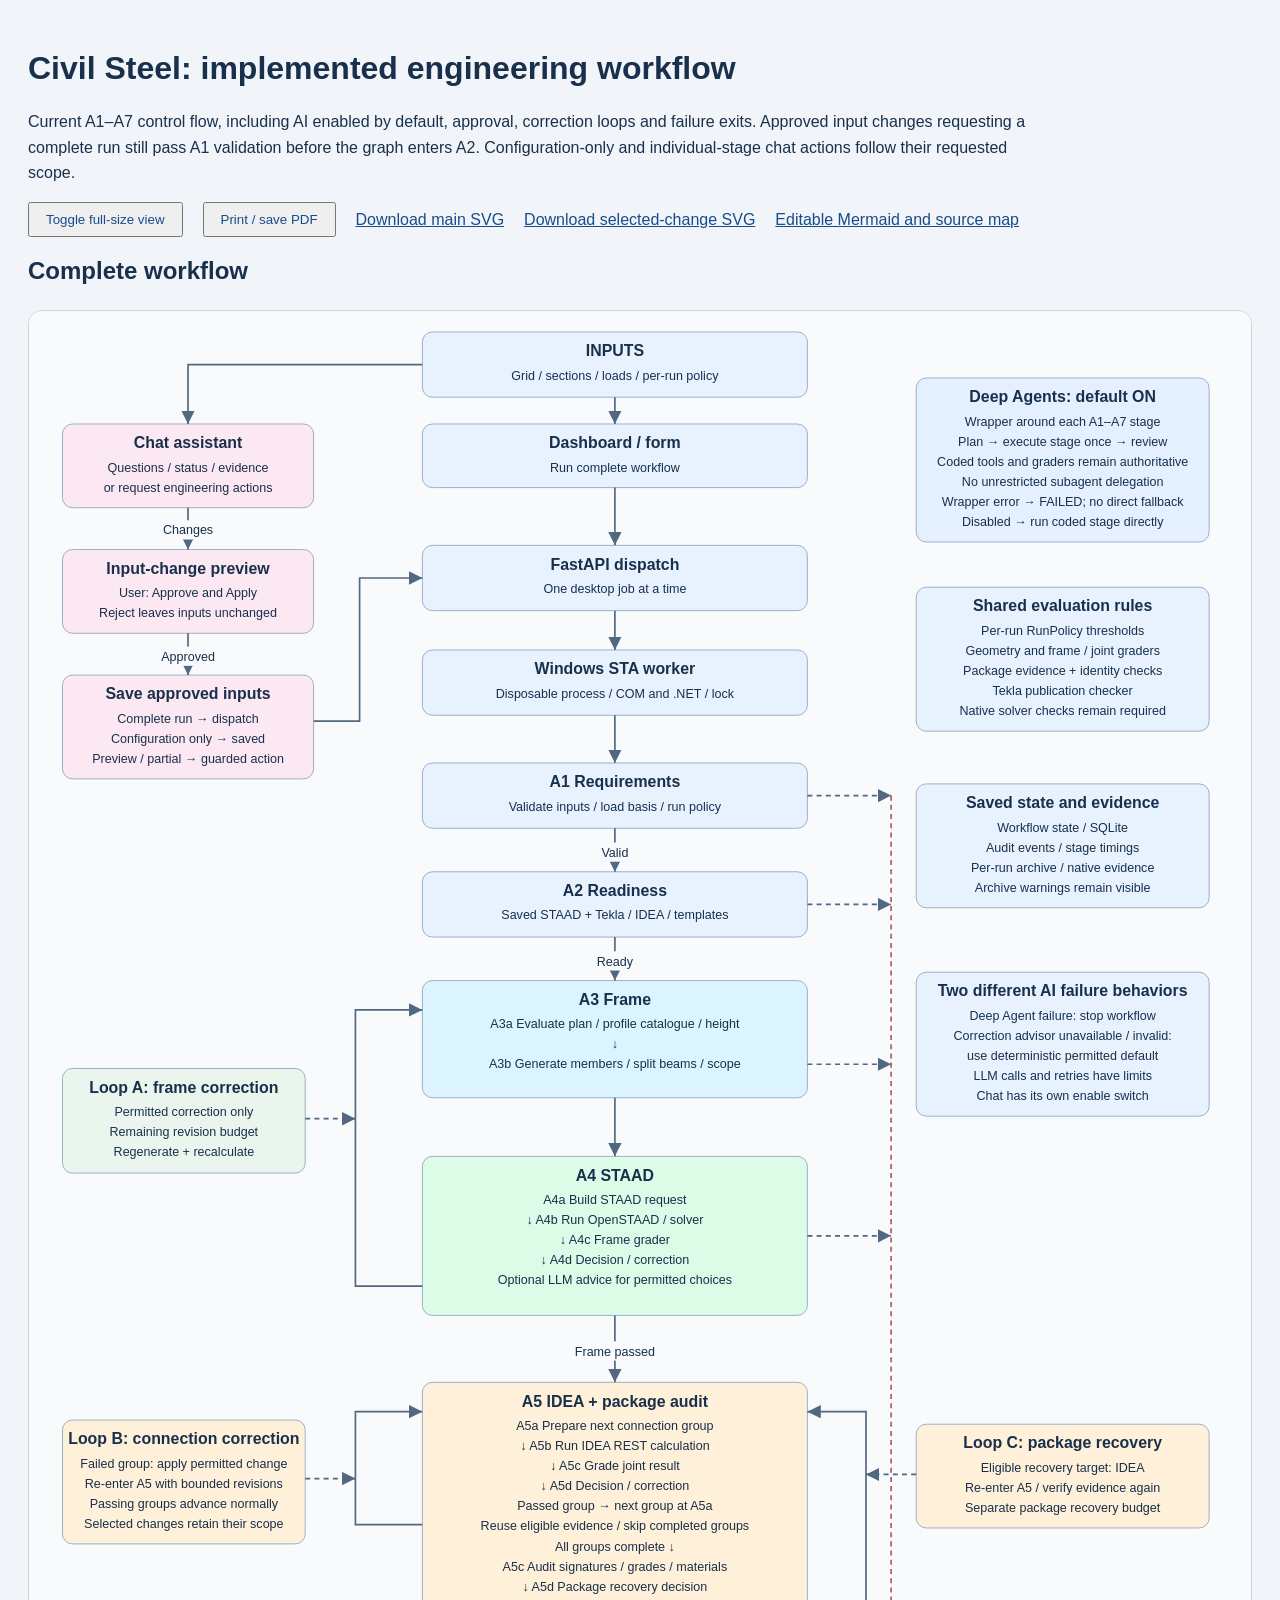
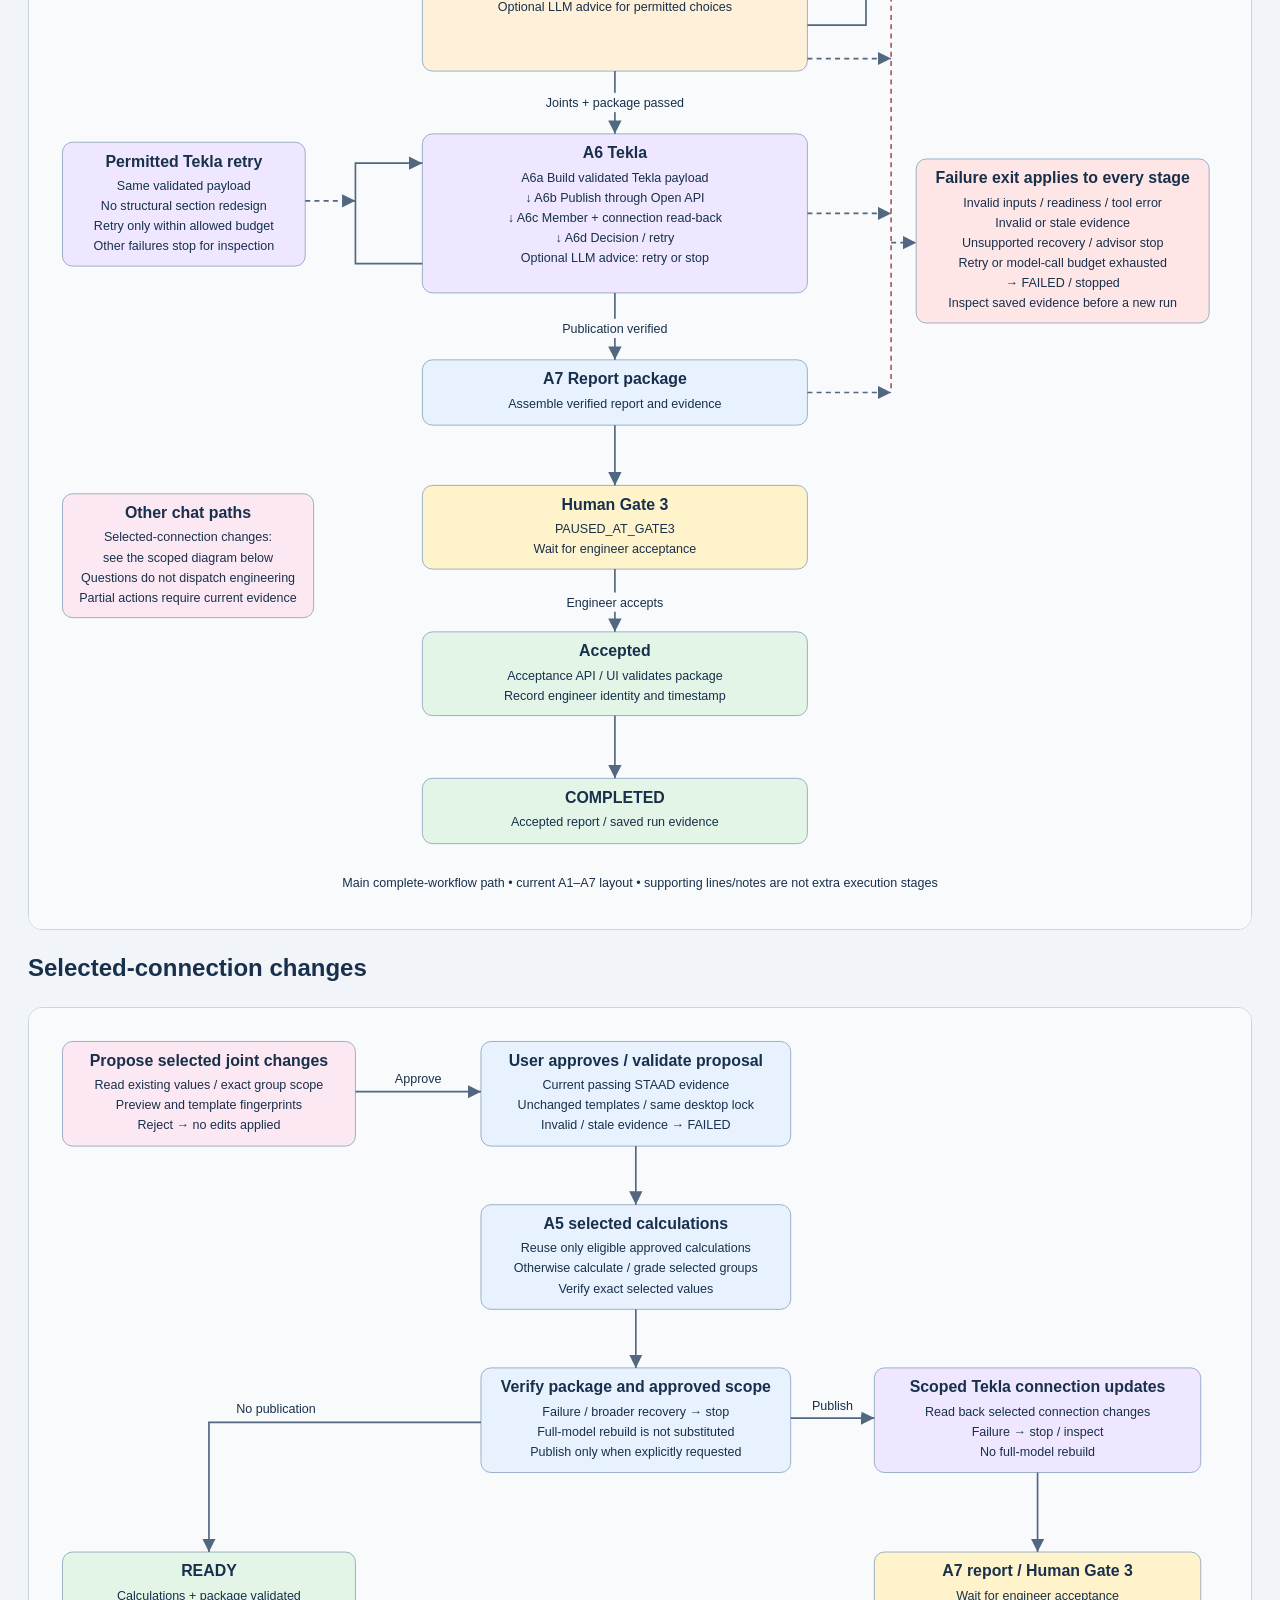
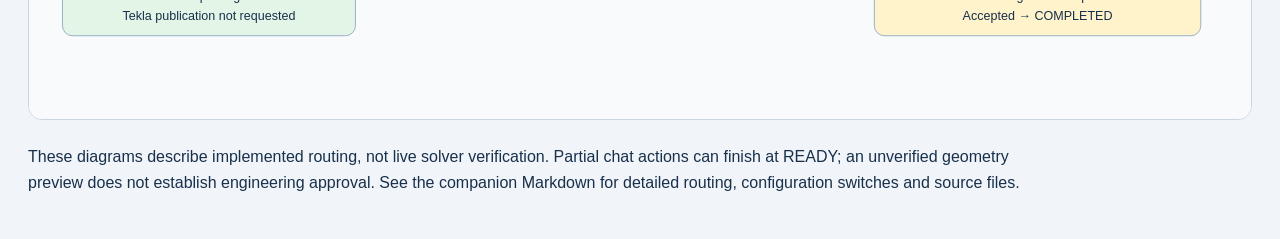
<file: docs/workflow_diagram.html>
<!doctype html><html lang="en"><meta charset="utf-8"><meta name="viewport" content="width=device-width,initial-scale=1">
<title>Civil Steel — implemented workflow</title><style>
body{margin:0;background:#f1f5f9;color:#18304b;font:16px/1.6 "Segoe UI",Arial,sans-serif}main{max-width:1460px;margin:auto;padding:28px}h1,h2{line-height:1.2}p{max-width:1000px}.sheet{background:white;border:1px solid #cbd5e1;border-radius:14px;overflow:auto;margin:24px 0}.sheet svg{display:block;width:100%;height:auto;min-width:820px}button,a{color:#174c8c}button{padding:8px 16px;cursor:pointer}body.zoom .sheet svg{width:1460px}nav{display:flex;gap:20px;align-items:center;flex-wrap:wrap}@media print{nav{display:none}main{padding:0}.sheet{overflow:visible;break-before:page}.sheet svg{min-width:0;width:100%}body{background:white}}
</style><main><h1>Civil Steel: implemented engineering workflow</h1>
<p>Current A1–A7 control flow, including AI enabled by default, approval, correction loops and failure exits. Approved input changes requesting a complete run still pass A1 validation before the graph enters A2. Configuration-only and individual-stage chat actions follow their requested scope.</p>
<nav><button onclick="document.body.classList.toggle('zoom')">Toggle full-size view</button><button onclick="window.print()">Print / save PDF</button><a href="workflow_diagram.svg" download>Download main SVG</a><a href="selected_connection_workflow.svg" download>Download selected-change SVG</a><a href="workflow_diagram.md">Editable Mermaid and source map</a></nav>
<h2>Complete workflow</h2><div class="sheet"><svg xmlns="http://www.w3.org/2000/svg" viewBox="0 0 1460 2650" role="img" aria-label="Civil Steel complete workflow, approval and bounded recovery">
<defs><marker id="arrow" markerWidth="9" markerHeight="9" refX="8" refY="4" orient="auto"><path d="M0 0L8 4L0 8" fill="#526780"/></marker></defs>
<style>text{font-family:Segoe UI,Arial,sans-serif;fill:#18304b} .edge{fill:none;stroke:#526780;stroke-width:2;marker-end:url(#arrow)} .note{font-size:15px} .label{font-size:19px;font-weight:600}</style>
<rect width="1460" height="2650" fill="#f8fafc"/>
<rect x="470" y="25" width="460" height="78" rx="12" fill="#e8f2ff" stroke="#8ba3bc"/>
<text x="700.0" y="54" text-anchor="middle" class="label">INPUTS</text>
<text x="700.0" y="82" text-anchor="middle" class="note">Grid / sections / loads / per-run policy</text>
<rect x="470" y="135" width="460" height="76" rx="12" fill="#e8f2ff" stroke="#8ba3bc"/>
<text x="700.0" y="164" text-anchor="middle" class="label">Dashboard / form</text>
<text x="700.0" y="192" text-anchor="middle" class="note">Run complete workflow</text>
<rect x="40" y="135" width="300" height="100" rx="12" fill="#fce8f2" stroke="#8ba3bc"/>
<text x="190.0" y="164" text-anchor="middle" class="label">Chat assistant</text>
<text x="190.0" y="192" text-anchor="middle" class="note">Questions / status / evidence</text>
<text x="190.0" y="216" text-anchor="middle" class="note">or request engineering actions</text>
<rect x="40" y="285" width="300" height="100" rx="12" fill="#fce8f2" stroke="#8ba3bc"/>
<text x="190.0" y="314" text-anchor="middle" class="label">Input-change preview</text>
<text x="190.0" y="342" text-anchor="middle" class="note">User: Approve and Apply</text>
<text x="190.0" y="366" text-anchor="middle" class="note">Reject leaves inputs unchanged</text>
<rect x="40" y="435" width="300" height="124" rx="12" fill="#fce8f2" stroke="#8ba3bc"/>
<text x="190.0" y="464" text-anchor="middle" class="label">Save approved inputs</text>
<text x="190.0" y="492" text-anchor="middle" class="note">Complete run → dispatch</text>
<text x="190.0" y="516" text-anchor="middle" class="note">Configuration only → saved</text>
<text x="190.0" y="540" text-anchor="middle" class="note">Preview / partial → guarded action</text>
<polyline points="470,64 190,64 190,135" class="edge"/>
<polyline points="190,235 190,285" class="edge"/>
<rect x="155.4" y="250" width="69.19999999999999" height="23" fill="#f8fafc"/>
<text x="190" y="267" text-anchor="middle" class="note">Changes</text>
<polyline points="190,385 190,435" class="edge"/>
<rect x="151.6" y="401" width="76.8" height="23" fill="#f8fafc"/>
<text x="190" y="418" text-anchor="middle" class="note">Approved</text>
<rect x="470" y="280" width="460" height="78" rx="12" fill="#e8f2ff" stroke="#8ba3bc"/>
<text x="700.0" y="309" text-anchor="middle" class="label">FastAPI dispatch</text>
<text x="700.0" y="337" text-anchor="middle" class="note">One desktop job at a time</text>
<polyline points="340,490 395,490 395,319 470,319" class="edge"/>
<rect x="470" y="405" width="460" height="78" rx="12" fill="#e8f2ff" stroke="#8ba3bc"/>
<text x="700.0" y="434" text-anchor="middle" class="label">Windows STA worker</text>
<text x="700.0" y="462" text-anchor="middle" class="note">Disposable process / COM and .NET / lock</text>
<polyline points="700,103 700,135" class="edge"/>
<polyline points="700,211 700,280" class="edge"/>
<polyline points="700,358 700,405" class="edge"/>
<polyline points="700,483 700,540" class="edge"/>
<rect x="470" y="540" width="460" height="78" rx="12" fill="#e8f2ff" stroke="#8ba3bc"/>
<text x="700.0" y="569" text-anchor="middle" class="label">A1 Requirements</text>
<text x="700.0" y="597" text-anchor="middle" class="note">Validate inputs / load basis / run policy</text>
<rect x="470" y="670" width="460" height="78" rx="12" fill="#e8f2ff" stroke="#8ba3bc"/>
<text x="700.0" y="699" text-anchor="middle" class="label">A2 Readiness</text>
<text x="700.0" y="727" text-anchor="middle" class="note">Saved STAAD + Tekla / IDEA / templates</text>
<polyline points="700,618 700,670" class="edge"/>
<rect x="673.0" y="635" width="54.0" height="23" fill="#f8fafc"/>
<text x="700" y="652" text-anchor="middle" class="note">Valid</text>
<rect x="470" y="800" width="460" height="140" rx="12" fill="#dcf4ff" stroke="#8ba3bc"/>
<text x="700.0" y="829" text-anchor="middle" class="label">A3 Frame</text>
<text x="700.0" y="857" text-anchor="middle" class="note">A3a Evaluate plan / profile catalogue / height</text>
<text x="700.0" y="881" text-anchor="middle" class="note">↓</text>
<text x="700.0" y="905" text-anchor="middle" class="note">A3b Generate members / split beams / scope</text>
<polyline points="700,748 700,800" class="edge"/>
<rect x="673.0" y="765" width="54.0" height="23" fill="#f8fafc"/>
<text x="700" y="782" text-anchor="middle" class="note">Ready</text>
<rect x="470" y="1010" width="460" height="190" rx="12" fill="#dcfce8" stroke="#8ba3bc"/>
<text x="700.0" y="1039" text-anchor="middle" class="label">A4 STAAD</text>
<text x="700.0" y="1067" text-anchor="middle" class="note">A4a Build STAAD request</text>
<text x="700.0" y="1091" text-anchor="middle" class="note">↓ A4b Run OpenSTAAD / solver</text>
<text x="700.0" y="1115" text-anchor="middle" class="note">↓ A4c Frame grader</text>
<text x="700.0" y="1139" text-anchor="middle" class="note">↓ A4d Decision / correction</text>
<text x="700.0" y="1163" text-anchor="middle" class="note">Optional LLM advice for permitted choices</text>
<polyline points="700,940 700,1010" class="edge"/>
<polyline points="470,1165 390,1165 390,835 470,835" class="edge"/>
<rect x="40" y="905" width="290" height="125" rx="12" fill="#eaf6ed" stroke="#8ba3bc"/>
<text x="185.0" y="934" text-anchor="middle" class="label">Loop A: frame correction</text>
<text x="185.0" y="962" text-anchor="middle" class="note">Permitted correction only</text>
<text x="185.0" y="986" text-anchor="middle" class="note">Remaining revision budget</text>
<text x="185.0" y="1010" text-anchor="middle" class="note">Regenerate + recalculate</text>
<polyline points="330,965 390,965" class="edge" stroke-dasharray="6 5"/>
<rect x="470" y="1280" width="460" height="345" rx="12" fill="#fff0d9" stroke="#8ba3bc"/>
<text x="700.0" y="1309" text-anchor="middle" class="label">A5 IDEA + package audit</text>
<text x="700.0" y="1337" text-anchor="middle" class="note">A5a Prepare next connection group</text>
<text x="700.0" y="1361" text-anchor="middle" class="note">↓ A5b Run IDEA REST calculation</text>
<text x="700.0" y="1385" text-anchor="middle" class="note">↓ A5c Grade joint result</text>
<text x="700.0" y="1409" text-anchor="middle" class="note">↓ A5d Decision / correction</text>
<text x="700.0" y="1433" text-anchor="middle" class="note">Passed group → next group at A5a</text>
<text x="700.0" y="1457" text-anchor="middle" class="note">Reuse eligible evidence / skip completed groups</text>
<text x="700.0" y="1481" text-anchor="middle" class="note">All groups complete ↓</text>
<text x="700.0" y="1505" text-anchor="middle" class="note">A5c Audit signatures / grades / materials</text>
<text x="700.0" y="1529" text-anchor="middle" class="note">↓ A5d Package recovery decision</text>
<text x="700.0" y="1553" text-anchor="middle" class="note">Optional LLM advice for permitted choices</text>
<polyline points="700,1200 700,1280" class="edge"/>
<rect x="646.4" y="1231" width="107.19999999999999" height="23" fill="#f8fafc"/>
<text x="700" y="1248" text-anchor="middle" class="note">Frame passed</text>
<polyline points="470,1450 390,1450 390,1315 470,1315" class="edge"/>
<rect x="40" y="1325" width="290" height="148" rx="12" fill="#fff0d9" stroke="#8ba3bc"/>
<text x="185.0" y="1354" text-anchor="middle" class="label">Loop B: connection correction</text>
<text x="185.0" y="1382" text-anchor="middle" class="note">Failed group: apply permitted change</text>
<text x="185.0" y="1406" text-anchor="middle" class="note">Re-enter A5 with bounded revisions</text>
<text x="185.0" y="1430" text-anchor="middle" class="note">Passing groups advance normally</text>
<text x="185.0" y="1454" text-anchor="middle" class="note">Selected changes retain their scope</text>
<polyline points="330,1395 390,1395" class="edge" stroke-dasharray="6 5"/>
<polyline points="930,1570 1000,1570 1000,1315 930,1315" class="edge"/>
<rect x="1060" y="1330" width="350" height="124" rx="12" fill="#fff0d9" stroke="#8ba3bc"/>
<text x="1235.0" y="1359" text-anchor="middle" class="label">Loop C: package recovery</text>
<text x="1235.0" y="1387" text-anchor="middle" class="note">Eligible recovery target: IDEA</text>
<text x="1235.0" y="1411" text-anchor="middle" class="note">Re-enter A5 / verify evidence again</text>
<text x="1235.0" y="1435" text-anchor="middle" class="note">Separate package recovery budget</text>
<polyline points="1060,1390 1000,1390" class="edge" stroke-dasharray="6 5"/>
<rect x="470" y="1700" width="460" height="190" rx="12" fill="#eee7ff" stroke="#8ba3bc"/>
<text x="700.0" y="1729" text-anchor="middle" class="label">A6 Tekla</text>
<text x="700.0" y="1757" text-anchor="middle" class="note">A6a Build validated Tekla payload</text>
<text x="700.0" y="1781" text-anchor="middle" class="note">↓ A6b Publish through Open API</text>
<text x="700.0" y="1805" text-anchor="middle" class="note">↓ A6c Member + connection read-back</text>
<text x="700.0" y="1829" text-anchor="middle" class="note">↓ A6d Decision / retry</text>
<text x="700.0" y="1853" text-anchor="middle" class="note">Optional LLM advice: retry or stop</text>
<polyline points="700,1625 700,1700" class="edge"/>
<rect x="604.6" y="1651" width="190.79999999999998" height="23" fill="#f8fafc"/>
<text x="700" y="1668" text-anchor="middle" class="note">Joints + package passed</text>
<polyline points="470,1855 390,1855 390,1735 470,1735" class="edge"/>
<rect x="40" y="1710" width="290" height="148" rx="12" fill="#eee7ff" stroke="#8ba3bc"/>
<text x="185.0" y="1739" text-anchor="middle" class="label">Permitted Tekla retry</text>
<text x="185.0" y="1767" text-anchor="middle" class="note">Same validated payload</text>
<text x="185.0" y="1791" text-anchor="middle" class="note">No structural section redesign</text>
<text x="185.0" y="1815" text-anchor="middle" class="note">Retry only within allowed budget</text>
<text x="185.0" y="1839" text-anchor="middle" class="note">Other failures stop for inspection</text>
<polyline points="330,1780 390,1780" class="edge" stroke-dasharray="6 5"/>
<rect x="470" y="1970" width="460" height="78" rx="12" fill="#e8f2ff" stroke="#8ba3bc"/>
<text x="700.0" y="1999" text-anchor="middle" class="label">A7 Report package</text>
<text x="700.0" y="2027" text-anchor="middle" class="note">Assemble verified report and evidence</text>
<polyline points="700,1890 700,1970" class="edge"/>
<rect x="616.0" y="1921" width="168.0" height="23" fill="#f8fafc"/>
<text x="700" y="1938" text-anchor="middle" class="note">Publication verified</text>
<rect x="470" y="2120" width="460" height="100" rx="12" fill="#fff3cc" stroke="#8ba3bc"/>
<text x="700.0" y="2149" text-anchor="middle" class="label">Human Gate 3</text>
<text x="700.0" y="2177" text-anchor="middle" class="note">PAUSED_AT_GATE3</text>
<text x="700.0" y="2201" text-anchor="middle" class="note">Wait for engineer acceptance</text>
<polyline points="700,2048 700,2120" class="edge"/>
<rect x="470" y="2295" width="460" height="100" rx="12" fill="#e3f5e7" stroke="#8ba3bc"/>
<text x="700.0" y="2324" text-anchor="middle" class="label">Accepted</text>
<text x="700.0" y="2352" text-anchor="middle" class="note">Acceptance API / UI validates package</text>
<text x="700.0" y="2376" text-anchor="middle" class="note">Record engineer identity and timestamp</text>
<polyline points="700,2220 700,2295" class="edge"/>
<rect x="631.2" y="2248" width="137.6" height="23" fill="#f8fafc"/>
<text x="700" y="2265" text-anchor="middle" class="note">Engineer accepts</text>
<rect x="470" y="2470" width="460" height="78" rx="12" fill="#e3f5e7" stroke="#8ba3bc"/>
<text x="700.0" y="2499" text-anchor="middle" class="label">COMPLETED</text>
<text x="700.0" y="2527" text-anchor="middle" class="note">Accepted report / saved run evidence</text>
<polyline points="700,2395 700,2470" class="edge"/>
<rect x="1060" y="80" width="350" height="196" rx="12" fill="#e4efff" stroke="#8ba3bc"/>
<text x="1235.0" y="109" text-anchor="middle" class="label">Deep Agents: default ON</text>
<text x="1235.0" y="137" text-anchor="middle" class="note">Wrapper around each A1–A7 stage</text>
<text x="1235.0" y="161" text-anchor="middle" class="note">Plan → execute stage once → review</text>
<text x="1235.0" y="185" text-anchor="middle" class="note">Coded tools and graders remain authoritative</text>
<text x="1235.0" y="209" text-anchor="middle" class="note">No unrestricted subagent delegation</text>
<text x="1235.0" y="233" text-anchor="middle" class="note">Wrapper error → FAILED; no direct fallback</text>
<text x="1235.0" y="257" text-anchor="middle" class="note">Disabled → run coded stage directly</text>
<rect x="1060" y="330" width="350" height="172" rx="12" fill="#e8f2ff" stroke="#8ba3bc"/>
<text x="1235.0" y="359" text-anchor="middle" class="label">Shared evaluation rules</text>
<text x="1235.0" y="387" text-anchor="middle" class="note">Per-run RunPolicy thresholds</text>
<text x="1235.0" y="411" text-anchor="middle" class="note">Geometry and frame / joint graders</text>
<text x="1235.0" y="435" text-anchor="middle" class="note">Package evidence + identity checks</text>
<text x="1235.0" y="459" text-anchor="middle" class="note">Tekla publication checker</text>
<text x="1235.0" y="483" text-anchor="middle" class="note">Native solver checks remain required</text>
<rect x="1060" y="565" width="350" height="148" rx="12" fill="#e8f2ff" stroke="#8ba3bc"/>
<text x="1235.0" y="594" text-anchor="middle" class="label">Saved state and evidence</text>
<text x="1235.0" y="622" text-anchor="middle" class="note">Workflow state / SQLite</text>
<text x="1235.0" y="646" text-anchor="middle" class="note">Audit events / stage timings</text>
<text x="1235.0" y="670" text-anchor="middle" class="note">Per-run archive / native evidence</text>
<text x="1235.0" y="694" text-anchor="middle" class="note">Archive warnings remain visible</text>
<rect x="1060" y="790" width="350" height="172" rx="12" fill="#e8f2ff" stroke="#8ba3bc"/>
<text x="1235.0" y="819" text-anchor="middle" class="label">Two different AI failure behaviors</text>
<text x="1235.0" y="847" text-anchor="middle" class="note">Deep Agent failure: stop workflow</text>
<text x="1235.0" y="871" text-anchor="middle" class="note">Correction advisor unavailable / invalid:</text>
<text x="1235.0" y="895" text-anchor="middle" class="note">use deterministic permitted default</text>
<text x="1235.0" y="919" text-anchor="middle" class="note">LLM calls and retries have limits</text>
<text x="1235.0" y="943" text-anchor="middle" class="note">Chat has its own enable switch</text>
<rect x="1060" y="1730" width="350" height="196" rx="12" fill="#ffe6e6" stroke="#8ba3bc"/>
<text x="1235.0" y="1759" text-anchor="middle" class="label">Failure exit applies to every stage</text>
<text x="1235.0" y="1787" text-anchor="middle" class="note">Invalid inputs / readiness / tool error</text>
<text x="1235.0" y="1811" text-anchor="middle" class="note">Invalid or stale evidence</text>
<text x="1235.0" y="1835" text-anchor="middle" class="note">Unsupported recovery / advisor stop</text>
<text x="1235.0" y="1859" text-anchor="middle" class="note">Retry or model-call budget exhausted</text>
<text x="1235.0" y="1883" text-anchor="middle" class="note">→ FAILED / stopped</text>
<text x="1235.0" y="1907" text-anchor="middle" class="note">Inspect saved evidence before a new run</text>
<path d="M1030 579 V2009" fill="none" stroke="#a85b67" stroke-width="2" stroke-dasharray="6 5"/>
<polyline points="930,579 1030,579" class="edge" stroke-dasharray="6 5"/>
<polyline points="930,709 1030,709" class="edge" stroke-dasharray="6 5"/>
<polyline points="930,900 1030,900" class="edge" stroke-dasharray="6 5"/>
<polyline points="930,1105 1030,1105" class="edge" stroke-dasharray="6 5"/>
<polyline points="930,1610 1030,1610" class="edge" stroke-dasharray="6 5"/>
<polyline points="930,1795 1030,1795" class="edge" stroke-dasharray="6 5"/>
<polyline points="930,2009 1030,2009" class="edge" stroke-dasharray="6 5"/>
<polyline points="1030,1830 1060,1830" class="edge" stroke-dasharray="6 5"/>
<rect x="40" y="2130" width="300" height="148" rx="12" fill="#fce8f2" stroke="#8ba3bc"/>
<text x="190.0" y="2159" text-anchor="middle" class="label">Other chat paths</text>
<text x="190.0" y="2187" text-anchor="middle" class="note">Selected-connection changes:</text>
<text x="190.0" y="2211" text-anchor="middle" class="note">see the scoped diagram below</text>
<text x="190.0" y="2235" text-anchor="middle" class="note">Questions do not dispatch engineering</text>
<text x="190.0" y="2259" text-anchor="middle" class="note">Partial actions require current evidence</text>
<text x="730" y="2600" text-anchor="middle" class="note">Main complete-workflow path • current A1–A7 layout • supporting lines/notes are not extra execution stages</text>
</svg></div>
<h2>Selected-connection changes</h2><div class="sheet"><svg xmlns="http://www.w3.org/2000/svg" viewBox="0 0 1460 850" role="img" aria-label="Selected-connection changes with scope, approval, validation and optional publication">
<defs><marker id="arrow" markerWidth="9" markerHeight="9" refX="8" refY="4" orient="auto"><path d="M0 0L8 4L0 8" fill="#526780"/></marker></defs>
<style>text{font-family:Segoe UI,Arial,sans-serif;fill:#18304b} .edge{fill:none;stroke:#526780;stroke-width:2;marker-end:url(#arrow)} .note{font-size:15px} .label{font-size:19px;font-weight:600}</style>
<rect width="1460" height="850" fill="#f8fafc"/>
<rect x="40" y="40" width="350" height="125" rx="12" fill="#fce8f2" stroke="#8ba3bc"/>
<text x="215.0" y="69" text-anchor="middle" class="label">Propose selected joint changes</text>
<text x="215.0" y="97" text-anchor="middle" class="note">Read existing values / exact group scope</text>
<text x="215.0" y="121" text-anchor="middle" class="note">Preview and template fingerprints</text>
<text x="215.0" y="145" text-anchor="middle" class="note">Reject → no edits applied</text>
<rect x="540" y="40" width="370" height="125" rx="12" fill="#e8f2ff" stroke="#8ba3bc"/>
<text x="725.0" y="69" text-anchor="middle" class="label">User approves / validate proposal</text>
<text x="725.0" y="97" text-anchor="middle" class="note">Current passing STAAD evidence</text>
<text x="725.0" y="121" text-anchor="middle" class="note">Unchanged templates / same desktop lock</text>
<text x="725.0" y="145" text-anchor="middle" class="note">Invalid / stale evidence → FAILED</text>
<polyline points="390,100 540,100" class="edge"/>
<rect x="430.4" y="73" width="69.19999999999999" height="23" fill="#f8fafc"/>
<text x="465" y="90" text-anchor="middle" class="note">Approve</text>
<rect x="540" y="235" width="370" height="125" rx="12" fill="#e8f2ff" stroke="#8ba3bc"/>
<text x="725.0" y="264" text-anchor="middle" class="label">A5 selected calculations</text>
<text x="725.0" y="292" text-anchor="middle" class="note">Reuse only eligible approved calculations</text>
<text x="725.0" y="316" text-anchor="middle" class="note">Otherwise calculate / grade selected groups</text>
<text x="725.0" y="340" text-anchor="middle" class="note">Verify exact selected values</text>
<polyline points="725,165 725,235" class="edge"/>
<rect x="540" y="430" width="370" height="125" rx="12" fill="#e8f2ff" stroke="#8ba3bc"/>
<text x="725.0" y="459" text-anchor="middle" class="label">Verify package and approved scope</text>
<text x="725.0" y="487" text-anchor="middle" class="note">Failure / broader recovery → stop</text>
<text x="725.0" y="511" text-anchor="middle" class="note">Full-model rebuild is not substituted</text>
<text x="725.0" y="535" text-anchor="middle" class="note">Publish only when explicitly requested</text>
<polyline points="725,360 725,430" class="edge"/>
<rect x="40" y="650" width="350" height="100" rx="12" fill="#e3f5e7" stroke="#8ba3bc"/>
<text x="215.0" y="679" text-anchor="middle" class="label">READY</text>
<text x="215.0" y="707" text-anchor="middle" class="note">Calculations + package validated</text>
<text x="215.0" y="731" text-anchor="middle" class="note">Tekla publication not requested</text>
<polyline points="540,495 215,495 215,650" class="edge"/>
<rect x="233.8" y="467" width="122.39999999999999" height="23" fill="#f8fafc"/>
<text x="295" y="484" text-anchor="middle" class="note">No publication</text>
<rect x="1010" y="430" width="390" height="125" rx="12" fill="#eee7ff" stroke="#8ba3bc"/>
<text x="1205.0" y="459" text-anchor="middle" class="label">Scoped Tekla connection updates</text>
<text x="1205.0" y="487" text-anchor="middle" class="note">Read back selected connection changes</text>
<text x="1205.0" y="511" text-anchor="middle" class="note">Failure → stop / inspect</text>
<text x="1205.0" y="535" text-anchor="middle" class="note">No full-model rebuild</text>
<polyline points="910,490 1010,490" class="edge"/>
<rect x="925.4" y="463" width="69.19999999999999" height="23" fill="#f8fafc"/>
<text x="960" y="480" text-anchor="middle" class="note">Publish</text>
<rect x="1010" y="650" width="390" height="100" rx="12" fill="#fff3cc" stroke="#8ba3bc"/>
<text x="1205.0" y="679" text-anchor="middle" class="label">A7 report / Human Gate 3</text>
<text x="1205.0" y="707" text-anchor="middle" class="note">Wait for engineer acceptance</text>
<text x="1205.0" y="731" text-anchor="middle" class="note">Accepted → COMPLETED</text>
<polyline points="1205,555 1205,650" class="edge"/>
</svg></div>
<p>These diagrams describe implemented routing, not live solver verification. Partial chat actions can finish at READY; an unverified geometry preview does not establish engineering approval. See the companion Markdown for detailed routing, configuration switches and source files.</p></main></html>
</file>
